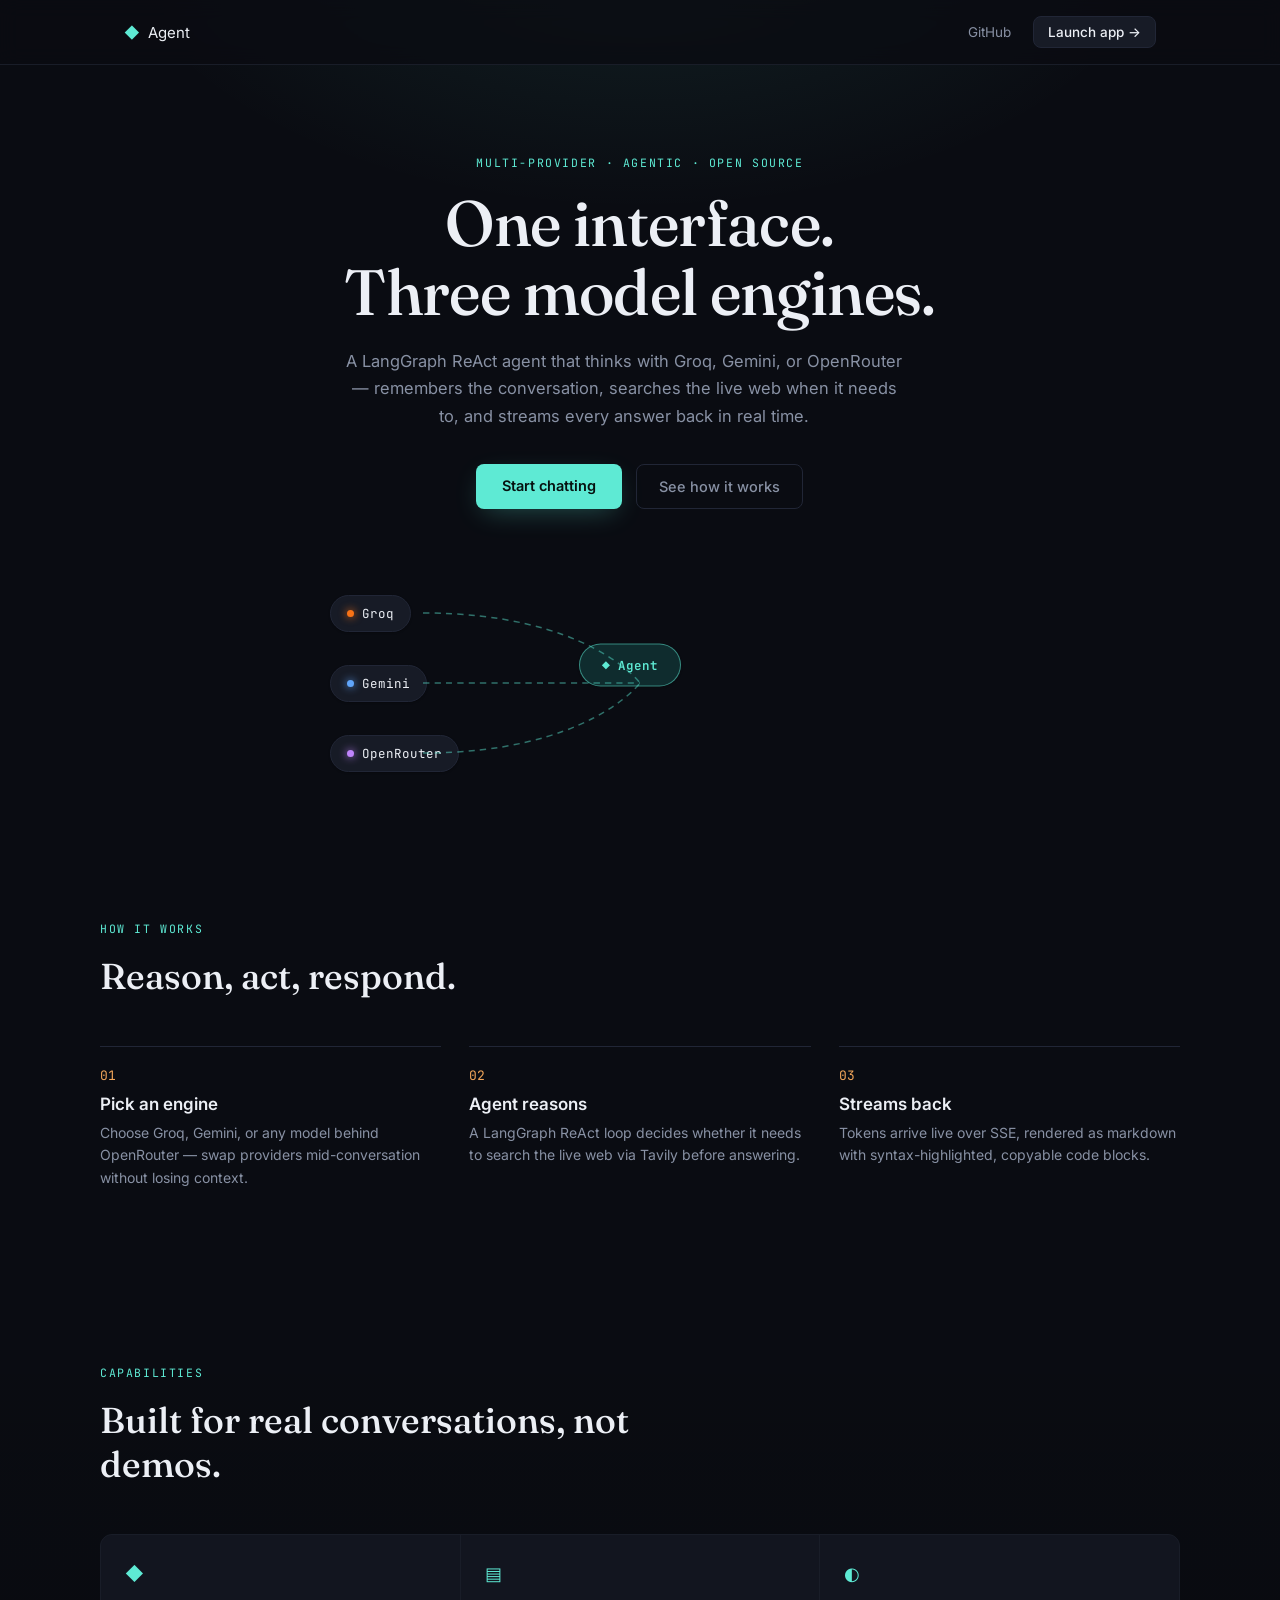
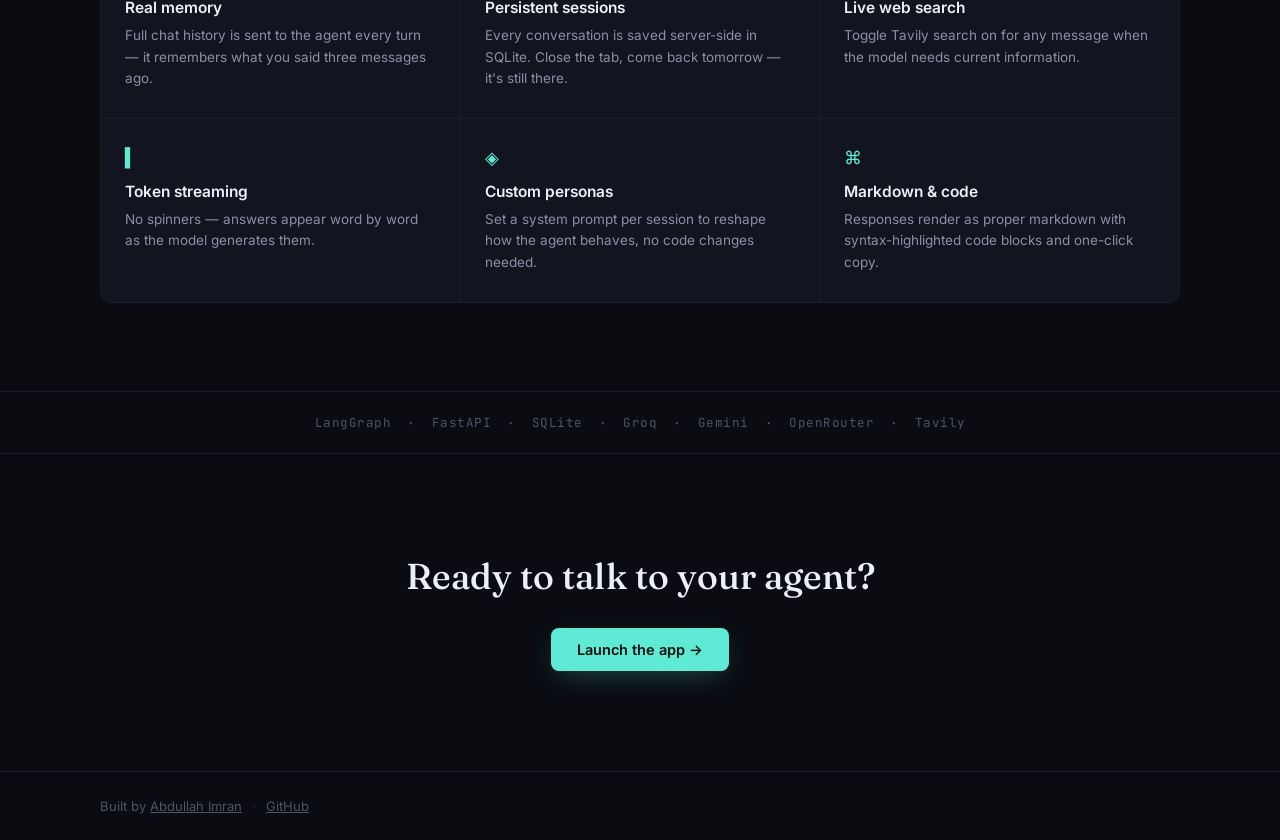
<file: static/index.html>
<!DOCTYPE html>
<html lang="en">
<head>
<meta charset="UTF-8">
<meta name="viewport" content="width=device-width, initial-scale=1.0">
<title>Agent — One interface, three model engines</title>
<meta name="description" content="A multi-provider agentic chatbot with real memory, live web search, and streaming responses. Groq, Gemini, and OpenRouter behind one agent.">
<link rel="preconnect" href="https://fonts.googleapis.com">
<link href="https://fonts.googleapis.com/css2?family=Fraunces:opsz,wght@9..144,400;9..144,500;9..144,600&family=Inter:wght@400;500;600;700&family=JetBrains+Mono:wght@400;500;600&display=swap" rel="stylesheet">
<link rel="stylesheet" href="style.css">
<link rel="stylesheet" href="landing.css">
</head>
<body class="landing-body">

<!-- ============ NAV ============ -->
<nav class="l-nav">
  <div class="l-nav-inner">
    <a href="/" class="brand-link">
      <span class="brand-mark">◆</span>
      <span class="brand-name">Agent</span>
    </a>
    <div class="l-nav-links">
      <a href="https://github.com/MirAb-77" target="_blank" rel="noopener">GitHub</a>
      <a href="/chat.html" class="l-nav-cta">Launch app →</a>
    </div>
  </div>
</nav>

<!-- ============ HERO ============ -->
<header class="l-hero">
  <div class="l-hero-inner reveal">
    <div class="l-eyebrow">MULTI-PROVIDER · AGENTIC · OPEN SOURCE</div>
    <h1 class="l-headline">One interface.<br>Three model engines.</h1>
    <p class="l-sub">
      A LangGraph ReAct agent that thinks with Groq, Gemini, or OpenRouter —
      remembers the conversation, searches the live web when it needs to,
      and streams every answer back in real time.
    </p>
    <div class="l-cta-row">
      <a href="/chat.html" class="btn-hero-primary">Start chatting</a>
      <a href="#how" class="btn-hero-secondary">See how it works</a>
    </div>
  </div>

  <!-- Signature diagram: providers converging into the agent -->
  <div class="l-diagram reveal" aria-hidden="true">
    <div class="l-diagram-inner">
      <div class="l-node l-node-provider" style="--pc:#F97316; --delay:0s">
        <span class="l-node-dot"></span>Groq
      </div>
      <div class="l-node l-node-provider" style="--pc:#60A5FA; --delay:0.3s">
        <span class="l-node-dot"></span>Gemini
      </div>
      <div class="l-node l-node-provider" style="--pc:#C084FC; --delay:0.6s">
        <span class="l-node-dot"></span>OpenRouter
      </div>

      <svg class="l-lines" viewBox="0 0 600 220" preserveAspectRatio="none">
        <path class="l-line" d="M 90 40 C 250 40, 300 110, 300 110" style="--delay:0s" />
        <path class="l-line" d="M 90 110 C 250 110, 300 110, 300 110" style="--delay:0.3s" />
        <path class="l-line" d="M 90 180 C 250 180, 300 110, 300 110" style="--delay:0.6s" />
      </svg>

      <div class="l-node l-node-agent">
        <span class="l-agent-mark">◆</span>
        <span>Agent</span>
      </div>
    </div>
  </div>
</header>

<!-- ============ HOW IT WORKS ============ -->
<section class="l-section" id="how">
  <div class="l-section-inner">
    <div class="l-eyebrow reveal">HOW IT WORKS</div>
    <h2 class="l-h2 reveal">Reason, act, respond.</h2>

    <div class="l-steps">
      <div class="l-step reveal">
        <div class="l-step-num">01</div>
        <h3>Pick an engine</h3>
        <p>Choose Groq, Gemini, or any model behind OpenRouter — swap providers mid-conversation without losing context.</p>
      </div>
      <div class="l-step reveal">
        <div class="l-step-num">02</div>
        <h3>Agent reasons</h3>
        <p>A LangGraph ReAct loop decides whether it needs to search the live web via Tavily before answering.</p>
      </div>
      <div class="l-step reveal">
        <div class="l-step-num">03</div>
        <h3>Streams back</h3>
        <p>Tokens arrive live over SSE, rendered as markdown with syntax-highlighted, copyable code blocks.</p>
      </div>
    </div>
  </div>
</section>

<!-- ============ FEATURES ============ -->
<section class="l-section l-section-alt">
  <div class="l-section-inner">
    <div class="l-eyebrow reveal">CAPABILITIES</div>
    <h2 class="l-h2 reveal">Built for real conversations, not demos.</h2>

    <div class="l-feature-grid">
      <div class="l-feature reveal">
        <div class="l-feature-icon">◆</div>
        <h3>Real memory</h3>
        <p>Full chat history is sent to the agent every turn — it remembers what you said three messages ago.</p>
      </div>
      <div class="l-feature reveal">
        <div class="l-feature-icon">▤</div>
        <h3>Persistent sessions</h3>
        <p>Every conversation is saved server-side in SQLite. Close the tab, come back tomorrow — it's still there.</p>
      </div>
      <div class="l-feature reveal">
        <div class="l-feature-icon">◐</div>
        <h3>Live web search</h3>
        <p>Toggle Tavily search on for any message when the model needs current information.</p>
      </div>
      <div class="l-feature reveal">
        <div class="l-feature-icon">▍</div>
        <h3>Token streaming</h3>
        <p>No spinners — answers appear word by word as the model generates them.</p>
      </div>
      <div class="l-feature reveal">
        <div class="l-feature-icon">◈</div>
        <h3>Custom personas</h3>
        <p>Set a system prompt per session to reshape how the agent behaves, no code changes needed.</p>
      </div>
      <div class="l-feature reveal">
        <div class="l-feature-icon">⌘</div>
        <h3>Markdown &amp; code</h3>
        <p>Responses render as proper markdown with syntax-highlighted code blocks and one-click copy.</p>
      </div>
    </div>
  </div>
</section>

<!-- ============ TECH STRIP ============ -->
<section class="l-tech-strip reveal">
  <div class="l-tech-strip-inner">
    <span>LangGraph</span><span>·</span>
    <span>FastAPI</span><span>·</span>
    <span>SQLite</span><span>·</span>
    <span>Groq</span><span>·</span>
    <span>Gemini</span><span>·</span>
    <span>OpenRouter</span><span>·</span>
    <span>Tavily</span>
  </div>
</section>

<!-- ============ CTA FOOTER ============ -->
<section class="l-final-cta reveal">
  <h2 class="l-h2">Ready to talk to your agent?</h2>
  <a href="/chat.html" class="btn-hero-primary">Launch the app →</a>
</section>

<footer class="l-footer">
  <div class="l-footer-inner">
    <span>Built by <a href="https://github.com/MirAb-77" target="_blank" rel="noopener">Abdullah Imran</a></span>
    <span class="l-footer-sep">·</span>
    <a href="https://github.com/MirAb-77" target="_blank" rel="noopener">GitHub</a>
  </div>
</footer>

<script src="landing.js"></script>
</body>
</html>
</file>
<file: static/style.css>
/* ============================================================
   Design tokens
   ============================================================ */
:root {
  --bg: #0A0C12;
  --surface: #12151F;
  --surface-2: #171B26;
  --surface-3: #1D2230;

  --border: #212636;
  --border-soft: #191D28;

  --text: #ECEFF5;
  --text-dim: #8891A4;
  --text-faint: #4B5468;

  --accent: #5EEAD4;
  --accent-dim: #2DD4BF29;
  --accent-glow: #5EEAD455;

  --ember: #F2A65A;
  --ember-dim: #F2A65A22;

  --groq: #F97316;
  --gemini: #60A5FA;
  --openrouter: #C084FC;

  --danger: #F87171;

  --font-display: 'Fraunces', Georgia, serif;
  --font-ui: 'Inter', -apple-system, BlinkMacSystemFont, sans-serif;
  --font-mono: 'JetBrains Mono', ui-monospace, monospace;

  --radius: 12px;
  --radius-sm: 8px;
  --radius-lg: 20px;

  --shadow-sm: 0 1px 2px #00000040;
  --shadow-md: 0 8px 24px -8px #000000aa;
  --shadow-glow: 0 0 0 1px var(--border), 0 12px 32px -12px #00000090;

  --sidebar-w: 272px;
}

* { box-sizing: border-box; }

html, body {
  height: 100%;
  margin: 0;
  background: var(--bg);
  color: var(--text);
  font-family: var(--font-ui);
  -webkit-font-smoothing: antialiased;
}

button, textarea, select, input {
  font-family: inherit;
  color: inherit;
}

::selection { background: var(--accent-dim); }

::-webkit-scrollbar { width: 8px; height: 8px; }
::-webkit-scrollbar-thumb { background: var(--border); border-radius: 8px; }
::-webkit-scrollbar-track { background: transparent; }

/* ============================================================
   App shell
   ============================================================ */
.app {
  display: flex;
  height: 100vh;
  overflow: hidden;
}

/* ============================================================
   Sidebar
   ============================================================ */
.sidebar {
  width: var(--sidebar-w);
  min-width: var(--sidebar-w);
  background: var(--surface);
  border-right: 1px solid var(--border-soft);
  display: flex;
  flex-direction: column;
  transition: margin-left 0.2s ease;
}

.app.sidebar-collapsed .sidebar {
  margin-left: calc(-1 * var(--sidebar-w));
}

.sidebar-top {
  display: flex;
  align-items: center;
  justify-content: space-between;
  padding: 18px 16px 8px;
}

.brand {
  display: flex;
  align-items: center;
  gap: 8px;
  font-weight: 600;
  letter-spacing: 0.2px;
}

.brand-link {
  display: flex;
  align-items: center;
  gap: 8px;
  text-decoration: none;
  color: inherit;
}
.brand-link:hover .brand-mark { transform: scale(1.1); }

.brand-mark {
  color: var(--accent);
  font-size: 15px;
  display: inline-block;
  transition: transform 0.2s ease;
}

.brand-name {
  font-size: 15px;
}

.icon-btn {
  background: none;
  border: none;
  color: var(--text-dim);
  font-size: 16px;
  cursor: pointer;
  width: 28px;
  height: 28px;
  border-radius: var(--radius-sm);
  display: flex;
  align-items: center;
  justify-content: center;
}
.icon-btn:hover { background: var(--surface-2); color: var(--text); }

.new-chat-btn {
  margin: 12px 16px 4px;
  padding: 10px 12px;
  border-radius: var(--radius-sm);
  border: 1px solid var(--border);
  background: var(--surface-2);
  color: var(--text);
  font-size: 13.5px;
  font-weight: 500;
  display: flex;
  align-items: center;
  gap: 6px;
  cursor: pointer;
  transition: border-color 0.15s, background 0.15s;
}
.new-chat-btn:hover { border-color: var(--accent); background: var(--surface-3); }
.new-chat-btn .plus { color: var(--accent); font-weight: 600; }

.sessions-label {
  padding: 18px 16px 6px;
  font-size: 11px;
  font-family: var(--font-mono);
  text-transform: uppercase;
  letter-spacing: 0.08em;
  color: var(--text-faint);
}

.sessions-list {
  flex: 1;
  overflow-y: auto;
  padding: 0 10px;
  display: flex;
  flex-direction: column;
  gap: 2px;
}

.session-item {
  display: flex;
  align-items: center;
  gap: 8px;
  padding: 9px 8px;
  border-radius: var(--radius-sm);
  cursor: pointer;
  font-size: 13px;
  color: var(--text-dim);
  position: relative;
}
.session-item:hover { background: var(--surface-2); color: var(--text); }
.session-item.active { background: var(--surface-3); color: var(--text); }

.session-dot {
  width: 7px;
  height: 7px;
  border-radius: 50%;
  flex-shrink: 0;
}

.session-title {
  flex: 1;
  overflow: hidden;
  text-overflow: ellipsis;
  white-space: nowrap;
}

.session-delete {
  opacity: 0;
  background: none;
  border: none;
  color: var(--text-faint);
  cursor: pointer;
  font-size: 13px;
  padding: 2px 4px;
  border-radius: 4px;
}
.session-item:hover .session-delete { opacity: 1; }
.session-delete:hover { color: var(--danger); background: #F8717122; }

.sidebar-bottom {
  padding: 12px 16px 16px;
  border-top: 1px solid var(--border-soft);
}

.settings-btn {
  width: 100%;
  background: none;
  border: 1px solid var(--border);
  color: var(--text-dim);
  padding: 8px 10px;
  border-radius: var(--radius-sm);
  font-size: 12.5px;
  cursor: pointer;
  text-align: left;
}
.settings-btn:hover { color: var(--text); border-color: var(--text-faint); }

/* ============================================================
   Main
   ============================================================ */
.main {
  flex: 1;
  display: flex;
  flex-direction: column;
  min-width: 0;
}

.topbar {
  display: flex;
  align-items: center;
  gap: 12px;
  padding: 14px 20px;
  border-bottom: 1px solid var(--border-soft);
  flex-wrap: wrap;
}

.topbar-title {
  font-size: 13.5px;
  font-weight: 500;
  color: var(--text-dim);
  flex: 1;
  overflow: hidden;
  text-overflow: ellipsis;
  white-space: nowrap;
  min-width: 80px;
}

.mobile-only { display: none; }

.topbar-controls {
  display: flex;
  align-items: center;
  gap: 8px;
}

.select-wrap {
  display: flex;
  align-items: center;
  gap: 6px;
  background: var(--surface-2);
  border: 1px solid var(--border);
  border-radius: var(--radius-sm);
  padding: 0 8px;
  transition: opacity 0.15s;
}
.select-wrap.disabled {
  opacity: 0.45;
  pointer-events: none;
}

.provider-dot {
  width: 7px;
  height: 7px;
  border-radius: 50%;
  flex-shrink: 0;
}

.select-wrap select {
  background: none;
  border: none;
  font-size: 12.5px;
  font-family: var(--font-mono);
  padding: 7px 4px;
  outline: none;
  cursor: pointer;
  appearance: none;
}

.search-toggle {
  display: flex;
  align-items: center;
  gap: 6px;
  cursor: pointer;
  font-size: 12.5px;
  color: var(--text-dim);
  user-select: none;
}
.search-toggle input { display: none; }

.toggle-track {
  width: 30px;
  height: 17px;
  border-radius: 20px;
  background: var(--surface-3);
  border: 1px solid var(--border);
  position: relative;
  transition: background 0.15s;
}
.toggle-thumb {
  position: absolute;
  top: 1px;
  left: 1px;
  width: 13px;
  height: 13px;
  border-radius: 50%;
  background: var(--text-faint);
  transition: transform 0.15s, background 0.15s;
}
.search-toggle input:checked + .toggle-track {
  background: var(--accent-dim);
  border-color: var(--accent);
}
.search-toggle input:checked + .toggle-track .toggle-thumb {
  transform: translateX(13px);
  background: var(--accent);
}

.docs-btn {
  display: flex;
  align-items: center;
  gap: 5px;
  background: var(--surface-2);
  border: 1px solid var(--border);
  color: var(--text-dim);
  font-size: 12px;
  font-family: var(--font-mono);
  padding: 6px 10px;
  border-radius: var(--radius-sm);
  cursor: pointer;
}
.docs-btn:hover { color: var(--text); border-color: var(--text-faint); }
.docs-btn.has-docs { color: var(--accent); border-color: color-mix(in srgb, var(--accent) 40%, transparent); }

/* ============================================================
   Composer attach button
   ============================================================ */
.attach-btn {
  width: 32px;
  height: 32px;
  border-radius: 8px;
  border: none;
  background: none;
  color: var(--text-faint);
  display: flex;
  align-items: center;
  justify-content: center;
  cursor: pointer;
  flex-shrink: 0;
  margin-bottom: 1px;
}
.attach-btn:hover { color: var(--accent); background: var(--surface-3); }

/* ============================================================
   Documents panel
   ============================================================ */
.docs-list {
  display: flex;
  flex-direction: column;
  gap: 8px;
  max-height: 260px;
  overflow-y: auto;
  margin-bottom: 4px;
}
.docs-empty {
  color: var(--text-faint);
  font-size: 13px;
  text-align: center;
  padding: 18px 0;
}
.doc-item {
  display: flex;
  align-items: center;
  gap: 10px;
  background: var(--surface-2);
  border: 1px solid var(--border);
  border-radius: var(--radius-sm);
  padding: 9px 12px;
}
.doc-icon { color: var(--accent); font-size: 14px; }
.doc-info { flex: 1; min-width: 0; }
.doc-name {
  font-size: 13px;
  overflow: hidden;
  text-overflow: ellipsis;
  white-space: nowrap;
}
.doc-meta {
  font-size: 11px;
  color: var(--text-faint);
  font-family: var(--font-mono);
}
.doc-remove {
  background: none;
  border: none;
  color: var(--text-faint);
  cursor: pointer;
  font-size: 13px;
  padding: 4px 6px;
  border-radius: 5px;
}
.doc-remove:hover { color: var(--danger); background: #F8717122; }

/* ============================================================
   Reasoning trace (Live Reasoning Trace feature)
   ============================================================ */
.trace-panel {
  border: 1px solid var(--border);
  border-radius: var(--radius-sm);
  background: var(--surface);
  margin-bottom: 10px;
  overflow: hidden;
}

.trace-toggle {
  width: 100%;
  display: flex;
  align-items: center;
  gap: 8px;
  background: var(--surface-2);
  border: none;
  color: var(--text-dim);
  font-family: var(--font-mono);
  font-size: 11.5px;
  padding: 8px 12px;
  cursor: pointer;
  text-align: left;
}
.trace-toggle:hover { color: var(--text); }
.trace-toggle .trace-caret {
  margin-left: auto;
  transition: transform 0.15s;
  color: var(--text-faint);
}
.trace-panel.open .trace-toggle .trace-caret { transform: rotate(180deg); }

.trace-live-dot {
  width: 6px;
  height: 6px;
  border-radius: 50%;
  background: var(--accent);
  animation: pulse 1.2s infinite ease-in-out;
  flex-shrink: 0;
}

.trace-steps {
  display: none;
  flex-direction: column;
  padding: 4px 12px 10px;
}
.trace-panel.open .trace-steps { display: flex; }

.trace-step {
  display: flex;
  gap: 10px;
  padding: 8px 0;
  border-top: 1px solid var(--border-soft);
  font-size: 12.5px;
}
.trace-step:first-child { border-top: none; }

.trace-icon {
  flex-shrink: 0;
  width: 20px;
  height: 20px;
  border-radius: 6px;
  display: flex;
  align-items: center;
  justify-content: center;
  font-size: 11px;
  background: var(--surface-3);
  color: var(--accent);
  margin-top: 1px;
}
.trace-step.result .trace-icon { color: var(--text-dim); }

.trace-content { min-width: 0; flex: 1; }
.trace-label {
  color: var(--text-dim);
  font-family: var(--font-mono);
  font-size: 11px;
  margin-bottom: 3px;
}
.trace-detail {
  color: var(--text);
  line-height: 1.5;
  word-break: break-word;
}
.trace-step.result .trace-detail {
  color: var(--text-faint);
  font-size: 12px;
  max-height: 70px;
  overflow-y: auto;
  background: var(--surface-2);
  border-radius: 6px;
  padding: 8px 10px;
  margin-top: 3px;
  font-family: var(--font-mono);
  white-space: pre-wrap;
}

.trace-step.route .trace-icon {
  color: var(--ember);
}
.trace-step.route .trace-label {
  color: var(--ember);
}

/* ============================================================
   Per-message usage footer (tokens / cost / latency)
   ============================================================ */
.msg-usage {
  display: flex;
  align-items: center;
  gap: 10px;
  font-family: var(--font-mono);
  font-size: 10.5px;
  color: var(--text-faint);
  margin-top: 8px;
  padding-top: 8px;
  border-top: 1px solid var(--border-soft);
}
.msg-usage .usage-sep { opacity: 0.4; }
.msg-usage .usage-routed {
  color: var(--ember);
}

/* ============================================================
   Chat area
   ============================================================ */
.chat-scroll {
  flex: 1;
  overflow-y: auto;
  padding: 0 0 20px;
}

.empty-state {
  max-width: 640px;
  margin: 8vh auto 0;
  text-align: center;
  padding: 0 24px;
}
.empty-mark {
  color: var(--accent);
  font-size: 28px;
  margin-bottom: 14px;
}
.empty-state h1 {
  font-size: 22px;
  font-weight: 600;
  margin: 0 0 8px;
}
.empty-state p {
  color: var(--text-dim);
  font-size: 14px;
  margin: 0 0 28px;
}

.suggestion-grid {
  display: grid;
  grid-template-columns: 1fr 1fr;
  gap: 10px;
}
.suggestion {
  text-align: left;
  background: var(--surface-2);
  border: 1px solid var(--border);
  color: var(--text-dim);
  padding: 12px 14px;
  border-radius: var(--radius-sm);
  font-size: 12.5px;
  cursor: pointer;
  transition: border-color 0.15s, color 0.15s;
}
.suggestion:hover { border-color: var(--accent); color: var(--text); }

.messages {
  max-width: 760px;
  margin: 0 auto;
  padding: 24px 24px 0;
  display: flex;
  flex-direction: column;
  gap: 22px;
}

.msg {
  display: flex;
  gap: 12px;
  align-items: flex-start;
}
.msg.user { flex-direction: row-reverse; }

.avatar {
  width: 28px;
  height: 28px;
  border-radius: 8px;
  flex-shrink: 0;
  display: flex;
  align-items: center;
  justify-content: center;
  font-family: var(--font-mono);
  font-size: 11px;
  font-weight: 600;
  margin-top: 2px;
}
.avatar.user-avatar {
  background: var(--surface-3);
  color: var(--text-dim);
}
.avatar.agent-avatar {
  background: color-mix(in srgb, var(--provider-color, var(--accent)) 18%, transparent);
  color: var(--provider-color, var(--accent));
  border: 1px solid color-mix(in srgb, var(--provider-color, var(--accent)) 40%, transparent);
}

.msg-body { max-width: 78%; min-width: 0; }
.msg.user .msg-body { display: flex; flex-direction: column; align-items: flex-end; }

.msg-meta {
  font-family: var(--font-mono);
  font-size: 10.5px;
  color: var(--text-faint);
  margin-bottom: 5px;
  display: flex;
  gap: 6px;
  align-items: center;
}

.bubble {
  padding: 11px 14px;
  border-radius: var(--radius);
  font-size: 14.5px;
  line-height: 1.6;
}
.msg.user .bubble {
  background: var(--surface-2);
  border: 1px solid var(--border);
  border-top-right-radius: 4px;
}
.msg.agent .bubble {
  background: transparent;
  padding: 2px 0 0;
  border-top-left-radius: 4px;
}

.bubble p { margin: 0 0 10px; }
.bubble p:last-child { margin-bottom: 0; }
.bubble ul, .bubble ol { margin: 0 0 10px; padding-left: 20px; }
.bubble a { color: var(--accent); }
.bubble code {
  background: var(--surface-3);
  padding: 1px 5px;
  border-radius: 4px;
  font-family: var(--font-mono);
  font-size: 0.9em;
}
.bubble pre {
  background: #0D1117;
  border: 1px solid var(--border);
  border-radius: var(--radius-sm);
  padding: 0;
  margin: 6px 0 12px;
  overflow: hidden;
  box-shadow: var(--shadow-sm);
}
.bubble pre code {
  display: block;
  padding: 12px 14px;
  overflow-x: auto;
  background: none;
  font-size: 12.5px;
  line-height: 1.55;
}

.code-block { position: relative; }
.code-header {
  display: flex;
  justify-content: space-between;
  align-items: center;
  padding: 6px 12px;
  background: var(--surface-2);
  border-bottom: 1px solid var(--border);
  font-family: var(--font-mono);
  font-size: 11px;
  color: var(--text-faint);
}
.copy-btn {
  background: none;
  border: 1px solid var(--border);
  color: var(--text-dim);
  font-size: 10.5px;
  font-family: var(--font-mono);
  padding: 3px 8px;
  border-radius: 5px;
  cursor: pointer;
}
.copy-btn:hover { color: var(--text); border-color: var(--text-faint); }
.copy-btn.copied { color: var(--accent); border-color: var(--accent); }

.tool-badge {
  display: inline-flex;
  align-items: center;
  gap: 5px;
  font-family: var(--font-mono);
  font-size: 11px;
  color: var(--text-faint);
  padding: 4px 0;
}
.tool-badge::before {
  content: '';
  width: 6px;
  height: 6px;
  border-radius: 50%;
  background: var(--accent);
  animation: pulse 1.2s infinite ease-in-out;
}

.cursor {
  display: inline-block;
  width: 7px;
  height: 15px;
  background: var(--accent);
  margin-left: 2px;
  vertical-align: text-bottom;
  animation: blink 0.9s infinite;
}

@keyframes blink { 0%, 45% { opacity: 1; } 50%, 95% { opacity: 0; } 100% { opacity: 1; } }
@keyframes pulse { 0%, 100% { opacity: 0.4; transform: scale(0.85); } 50% { opacity: 1; transform: scale(1.1); } }

.error-bubble {
  color: var(--danger);
  font-size: 13px;
  border: 1px solid #F8717144;
  background: #F8717111;
  padding: 10px 12px;
  border-radius: var(--radius-sm);
}

/* ============================================================
   Composer
   ============================================================ */
.composer-wrap {
  padding: 12px 20px 18px;
  border-top: 1px solid var(--border-soft);
}

.composer {
  max-width: 760px;
  margin: 0 auto;
  display: flex;
  align-items: flex-end;
  gap: 10px;
  background: var(--surface-2);
  border: 1px solid var(--border);
  border-radius: var(--radius);
  padding: 10px 10px 10px 16px;
  transition: border-color 0.15s, box-shadow 0.15s;
}
.composer:focus-within { border-color: var(--accent); box-shadow: 0 0 0 3px var(--accent-dim); }

.composer textarea {
  flex: 1;
  background: none;
  border: none;
  outline: none;
  resize: none;
  color: var(--text);
  font-size: 14.5px;
  line-height: 1.5;
  max-height: 200px;
  padding: 6px 0;
}
.composer textarea::placeholder { color: var(--text-faint); }

.send-btn {
  width: 34px;
  height: 34px;
  border-radius: 9px;
  border: none;
  background: var(--accent);
  color: var(--bg);
  display: flex;
  align-items: center;
  justify-content: center;
  cursor: pointer;
  flex-shrink: 0;
  transition: opacity 0.15s, transform 0.1s;
}
.send-btn:hover { transform: scale(1.04); }
.send-btn:disabled { opacity: 0.35; cursor: not-allowed; transform: none; }

.composer-hint {
  text-align: center;
  font-size: 11px;
  color: var(--text-faint);
  margin-top: 8px;
  font-family: var(--font-mono);
}

/* ============================================================
   Settings modal
   ============================================================ */
.modal-overlay {
  position: fixed;
  inset: 0;
  background: #05070Bcc;
  display: none;
  align-items: center;
  justify-content: center;
  z-index: 50;
}
.modal-overlay.open { display: flex; }

.modal {
  background: var(--surface);
  border: 1px solid var(--border);
  border-radius: var(--radius);
  width: 100%;
  max-width: 480px;
  padding: 20px;
  margin: 16px;
}

.modal-header {
  display: flex;
  justify-content: space-between;
  align-items: center;
  margin-bottom: 14px;
}
.modal-header h2 { font-size: 15px; margin: 0; font-weight: 600; }

.modal-label {
  display: block;
  font-size: 12px;
  color: var(--text-dim);
  margin-bottom: 6px;
  font-family: var(--font-mono);
}

.modal textarea {
  width: 100%;
  background: var(--surface-2);
  border: 1px solid var(--border);
  border-radius: var(--radius-sm);
  color: var(--text);
  padding: 10px 12px;
  font-size: 13.5px;
  font-family: var(--font-ui);
  resize: vertical;
  outline: none;
}
.modal textarea:focus { border-color: var(--accent); }

.modal-hint {
  font-size: 11px;
  color: var(--text-faint);
  margin-top: 6px;
}

.modal-actions {
  display: flex;
  justify-content: flex-end;
  gap: 8px;
  margin-top: 18px;
}

.btn-secondary, .btn-primary {
  padding: 8px 16px;
  border-radius: var(--radius-sm);
  font-size: 13px;
  cursor: pointer;
  border: 1px solid var(--border);
}
.btn-secondary { background: none; color: var(--text-dim); }
.btn-secondary:hover { color: var(--text); }
.btn-primary { background: var(--accent); color: var(--bg); border: none; font-weight: 600; }
.btn-primary:hover { opacity: 0.9; }

/* ============================================================
   Responsive
   ============================================================ */
@media (max-width: 780px) {
  .sidebar {
    position: fixed;
    z-index: 40;
    height: 100vh;
  }
  .app:not(.sidebar-collapsed) .sidebar { margin-left: 0; }
  .app.sidebar-collapsed .sidebar { margin-left: calc(-1 * var(--sidebar-w)); }
  .mobile-only { display: flex; }
  .suggestion-grid { grid-template-columns: 1fr; }
  .msg-body { max-width: 90%; }
  .topbar-controls { gap: 6px; }
}
</file>
<file: static/landing.css>
/* ============================================================
   Landing page — builds on tokens defined in style.css
   ============================================================ */

.landing-body {
  overflow-x: hidden;
  background:
    radial-gradient(ellipse 900px 500px at 50% -10%, #5EEAD41a, transparent 60%),
    var(--bg);
}

.reveal {
  opacity: 0;
  transform: translateY(18px);
  transition: opacity 0.7s ease, transform 0.7s ease;
}
.reveal.in-view {
  opacity: 1;
  transform: translateY(0);
}
@media (prefers-reduced-motion: reduce) {
  .reveal { opacity: 1; transform: none; transition: none; }
}

/* ============================================================
   Nav
   ============================================================ */
.l-nav {
  position: sticky;
  top: 0;
  z-index: 30;
  background: #0A0C12cc;
  backdrop-filter: blur(10px);
  border-bottom: 1px solid var(--border-soft);
}
.l-nav-inner {
  max-width: 1080px;
  margin: 0 auto;
  padding: 16px 24px;
  display: flex;
  align-items: center;
  justify-content: space-between;
}
.l-nav-links {
  display: flex;
  align-items: center;
  gap: 22px;
  font-size: 13.5px;
}
.l-nav-links a {
  color: var(--text-dim);
  text-decoration: none;
}
.l-nav-links a:hover { color: var(--text); }
.l-nav-cta {
  background: var(--surface-2);
  border: 1px solid var(--border);
  padding: 7px 14px;
  border-radius: var(--radius-sm);
  color: var(--text) !important;
  font-weight: 500;
  transition: border-color 0.15s, transform 0.15s;
}
.l-nav-cta:hover { border-color: var(--accent); transform: translateY(-1px); }

/* ============================================================
   Hero
   ============================================================ */
.l-hero {
  max-width: 1080px;
  margin: 0 auto;
  padding: 90px 24px 40px;
  display: flex;
  flex-direction: column;
  align-items: center;
  text-align: center;
}

.l-eyebrow {
  font-family: var(--font-mono);
  font-size: 11.5px;
  letter-spacing: 0.14em;
  color: var(--accent);
  margin-bottom: 18px;
}

.l-headline {
  font-family: var(--font-display);
  font-weight: 500;
  font-size: clamp(38px, 6vw, 64px);
  line-height: 1.08;
  letter-spacing: -0.01em;
  margin: 0 0 22px;
  color: var(--text);
  max-width: 720px;
}

.l-sub {
  font-size: 16.5px;
  line-height: 1.65;
  color: var(--text-dim);
  max-width: 560px;
  margin: 0 0 34px;
}

.l-cta-row {
  display: flex;
  gap: 14px;
  flex-wrap: wrap;
  justify-content: center;
}

.btn-hero-primary {
  background: var(--accent);
  color: #06110F;
  font-weight: 600;
  font-size: 14.5px;
  padding: 13px 26px;
  border-radius: var(--radius-sm);
  text-decoration: none;
  box-shadow: 0 8px 28px -8px var(--accent-glow);
  transition: transform 0.15s, box-shadow 0.15s;
  display: inline-block;
}
.btn-hero-primary:hover {
  transform: translateY(-2px);
  box-shadow: 0 12px 32px -6px var(--accent-glow);
}

.btn-hero-secondary {
  border: 1px solid var(--border);
  color: var(--text-dim);
  font-size: 14.5px;
  font-weight: 500;
  padding: 13px 22px;
  border-radius: var(--radius-sm);
  text-decoration: none;
  transition: border-color 0.15s, color 0.15s;
}
.btn-hero-secondary:hover { border-color: var(--text-faint); color: var(--text); }

/* ============================================================
   Diagram (signature hero element)
   ============================================================ */
.l-diagram {
  width: 100%;
  max-width: 620px;
  margin-top: 64px;
}
.l-diagram-inner {
  position: relative;
  height: 220px;
}

.l-lines {
  position: absolute;
  inset: 0;
  width: 100%;
  height: 100%;
}
.l-line {
  fill: none;
  stroke: color-mix(in srgb, var(--accent) 45%, transparent);
  stroke-width: 1.5;
  stroke-dasharray: 6 5;
  animation: dash-flow 2.4s linear infinite;
  animation-delay: var(--delay);
}
@keyframes dash-flow { to { stroke-dashoffset: -22; } }
@media (prefers-reduced-motion: reduce) { .l-line { animation: none; } }

.l-node {
  position: absolute;
  display: flex;
  align-items: center;
  gap: 8px;
  padding: 9px 16px;
  border-radius: 999px;
  font-family: var(--font-mono);
  font-size: 12.5px;
  background: var(--surface-2);
  border: 1px solid var(--border);
  box-shadow: var(--shadow-sm);
  animation: node-float 4s ease-in-out infinite;
  animation-delay: var(--delay, 0s);
}
@keyframes node-float { 0%, 100% { transform: translateY(0); } 50% { transform: translateY(-4px); } }
@media (prefers-reduced-motion: reduce) { .l-node { animation: none; } }

.l-node-dot {
  width: 7px;
  height: 7px;
  border-radius: 50%;
  background: var(--pc);
  box-shadow: 0 0 8px var(--pc);
}

.l-node-provider:nth-of-type(1) { top: 22px; left: 0; }
.l-node-provider:nth-of-type(2) { top: 92px; left: 0; }
.l-node-provider:nth-of-type(3) { top: 162px; left: 0; }

.l-node-agent {
  left: 300px;
  top: 92px;
  transform: translate(-50%, -50%);
  background: var(--accent-dim);
  border-color: color-mix(in srgb, var(--accent) 50%, transparent);
  color: var(--accent);
  font-weight: 600;
  padding: 12px 22px;
  animation: none;
}
.l-agent-mark { font-size: 13px; }

/* ============================================================
   Sections
   ============================================================ */
.l-section {
  padding: 88px 24px;
}
.l-section-alt {
  background: linear-gradient(180deg, transparent, #0000001a, transparent);
}
.l-section-inner {
  max-width: 1080px;
  margin: 0 auto;
}

.l-h2 {
  font-family: var(--font-display);
  font-weight: 500;
  font-size: clamp(26px, 3.4vw, 36px);
  color: var(--text);
  margin: 8px 0 48px;
  max-width: 560px;
}

.l-steps {
  display: grid;
  grid-template-columns: repeat(3, 1fr);
  gap: 28px;
}
.l-step {
  border-top: 1px solid var(--border);
  padding-top: 20px;
}
.l-step-num {
  font-family: var(--font-mono);
  color: var(--ember);
  font-size: 13px;
  margin-bottom: 10px;
}
.l-step h3 {
  font-size: 17px;
  margin: 0 0 8px;
  font-weight: 600;
}
.l-step p {
  font-size: 14px;
  line-height: 1.6;
  color: var(--text-dim);
  margin: 0;
}

.l-feature-grid {
  display: grid;
  grid-template-columns: repeat(3, 1fr);
  gap: 1px;
  background: var(--border-soft);
  border: 1px solid var(--border-soft);
  border-radius: var(--radius);
  overflow: hidden;
}
.l-feature {
  background: var(--surface);
  padding: 28px 24px;
  transition: background 0.2s;
}
.l-feature:hover { background: var(--surface-2); }
.l-feature-icon {
  color: var(--accent);
  font-size: 18px;
  margin-bottom: 14px;
}
.l-feature h3 {
  font-size: 15.5px;
  margin: 0 0 8px;
  font-weight: 600;
}
.l-feature p {
  font-size: 13.5px;
  line-height: 1.6;
  color: var(--text-dim);
  margin: 0;
}

/* ============================================================
   Tech strip
   ============================================================ */
.l-tech-strip {
  border-top: 1px solid var(--border-soft);
  border-bottom: 1px solid var(--border-soft);
  padding: 22px 24px;
}
.l-tech-strip-inner {
  max-width: 1080px;
  margin: 0 auto;
  display: flex;
  gap: 16px;
  flex-wrap: wrap;
  justify-content: center;
  font-family: var(--font-mono);
  font-size: 12.5px;
  color: var(--text-faint);
  letter-spacing: 0.04em;
}

/* ============================================================
   Final CTA
   ============================================================ */
.l-final-cta {
  max-width: 640px;
  margin: 0 auto;
  padding: 100px 24px;
  text-align: center;
}
.l-final-cta .l-h2 { margin: 0 auto 30px; max-width: none; }

/* ============================================================
   Footer
   ============================================================ */
.l-footer {
  border-top: 1px solid var(--border-soft);
  padding: 26px 24px;
}
.l-footer-inner {
  max-width: 1080px;
  margin: 0 auto;
  display: flex;
  align-items: center;
  gap: 10px;
  font-size: 13px;
  color: var(--text-faint);
}
.l-footer-inner a {
  color: var(--text-faint);
}
.l-footer-inner a:hover { color: var(--text-dim); }
.l-footer-sep { opacity: 0.5; }

/* ============================================================
   Responsive
   ============================================================ */
@media (max-width: 760px) {
  .l-steps, .l-feature-grid { grid-template-columns: 1fr; }
  .l-diagram { display: none; }
  .l-hero { padding-top: 60px; }
}
</file>
